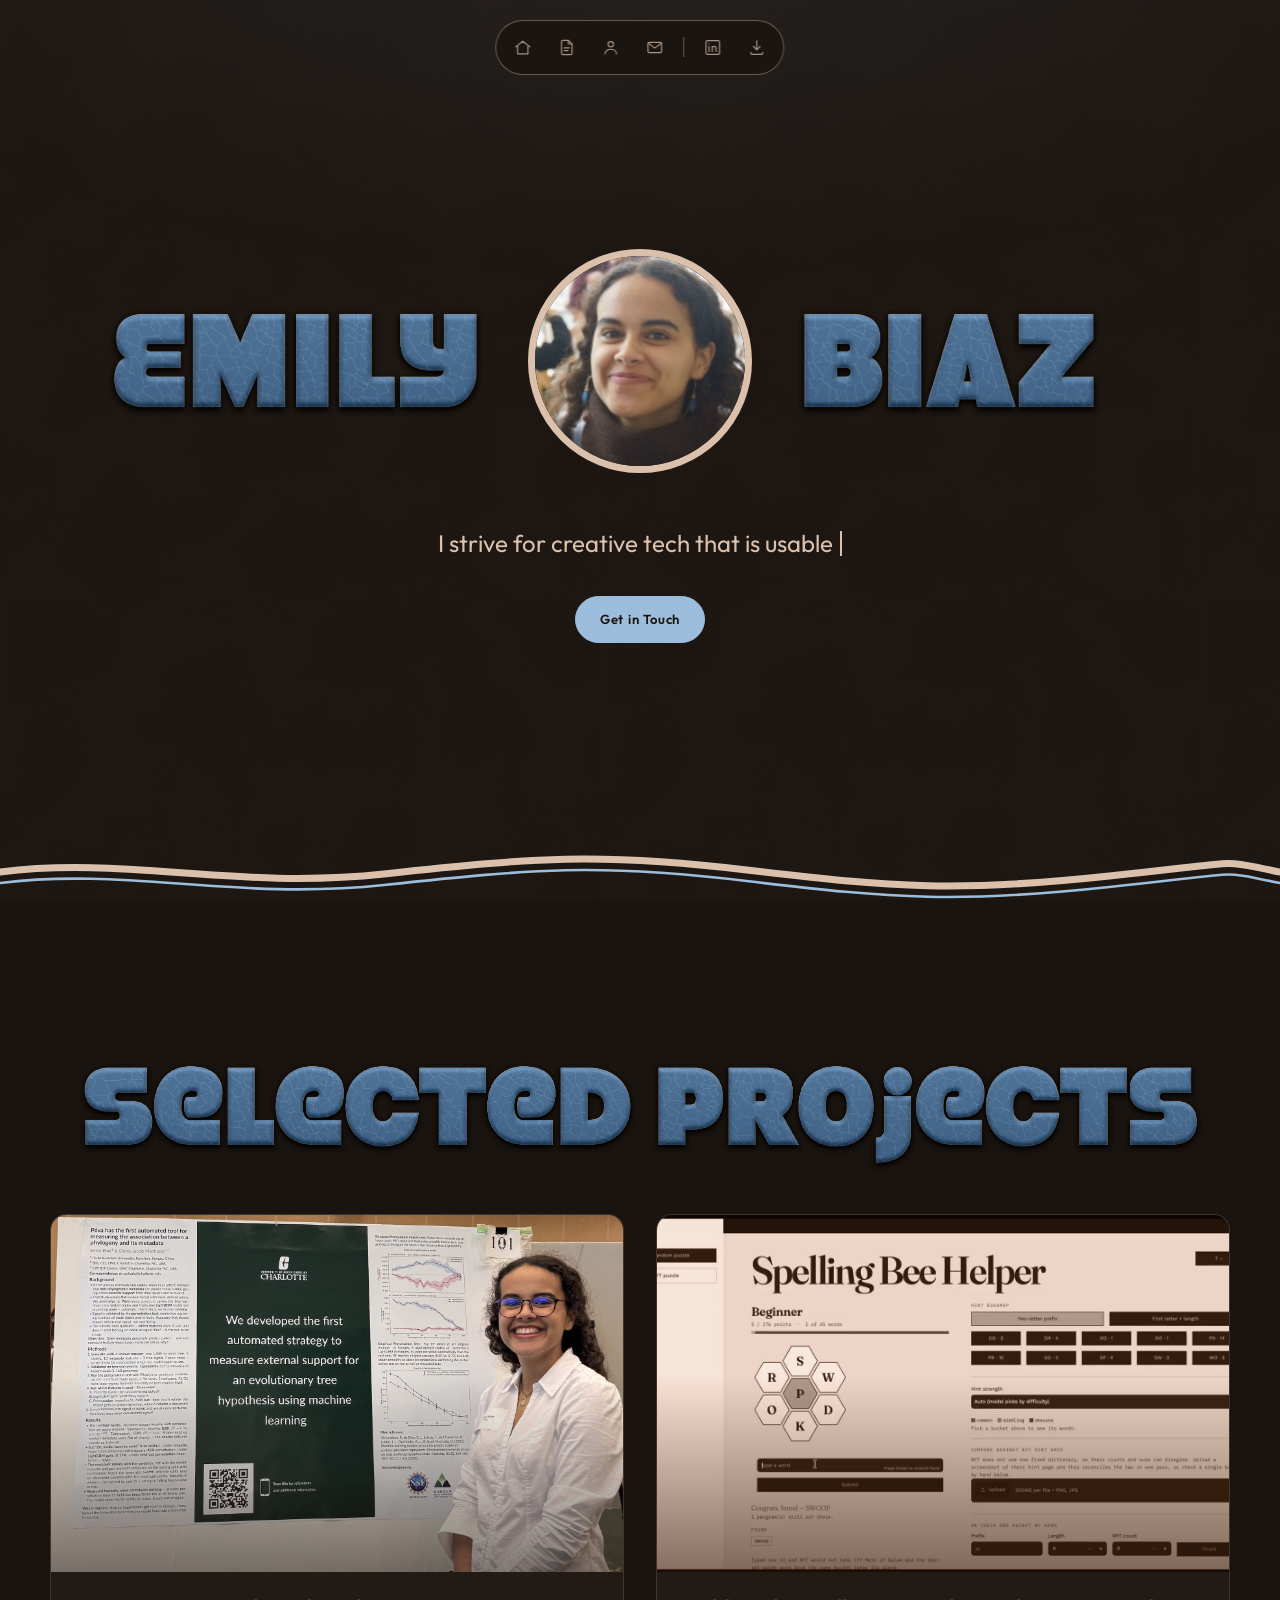
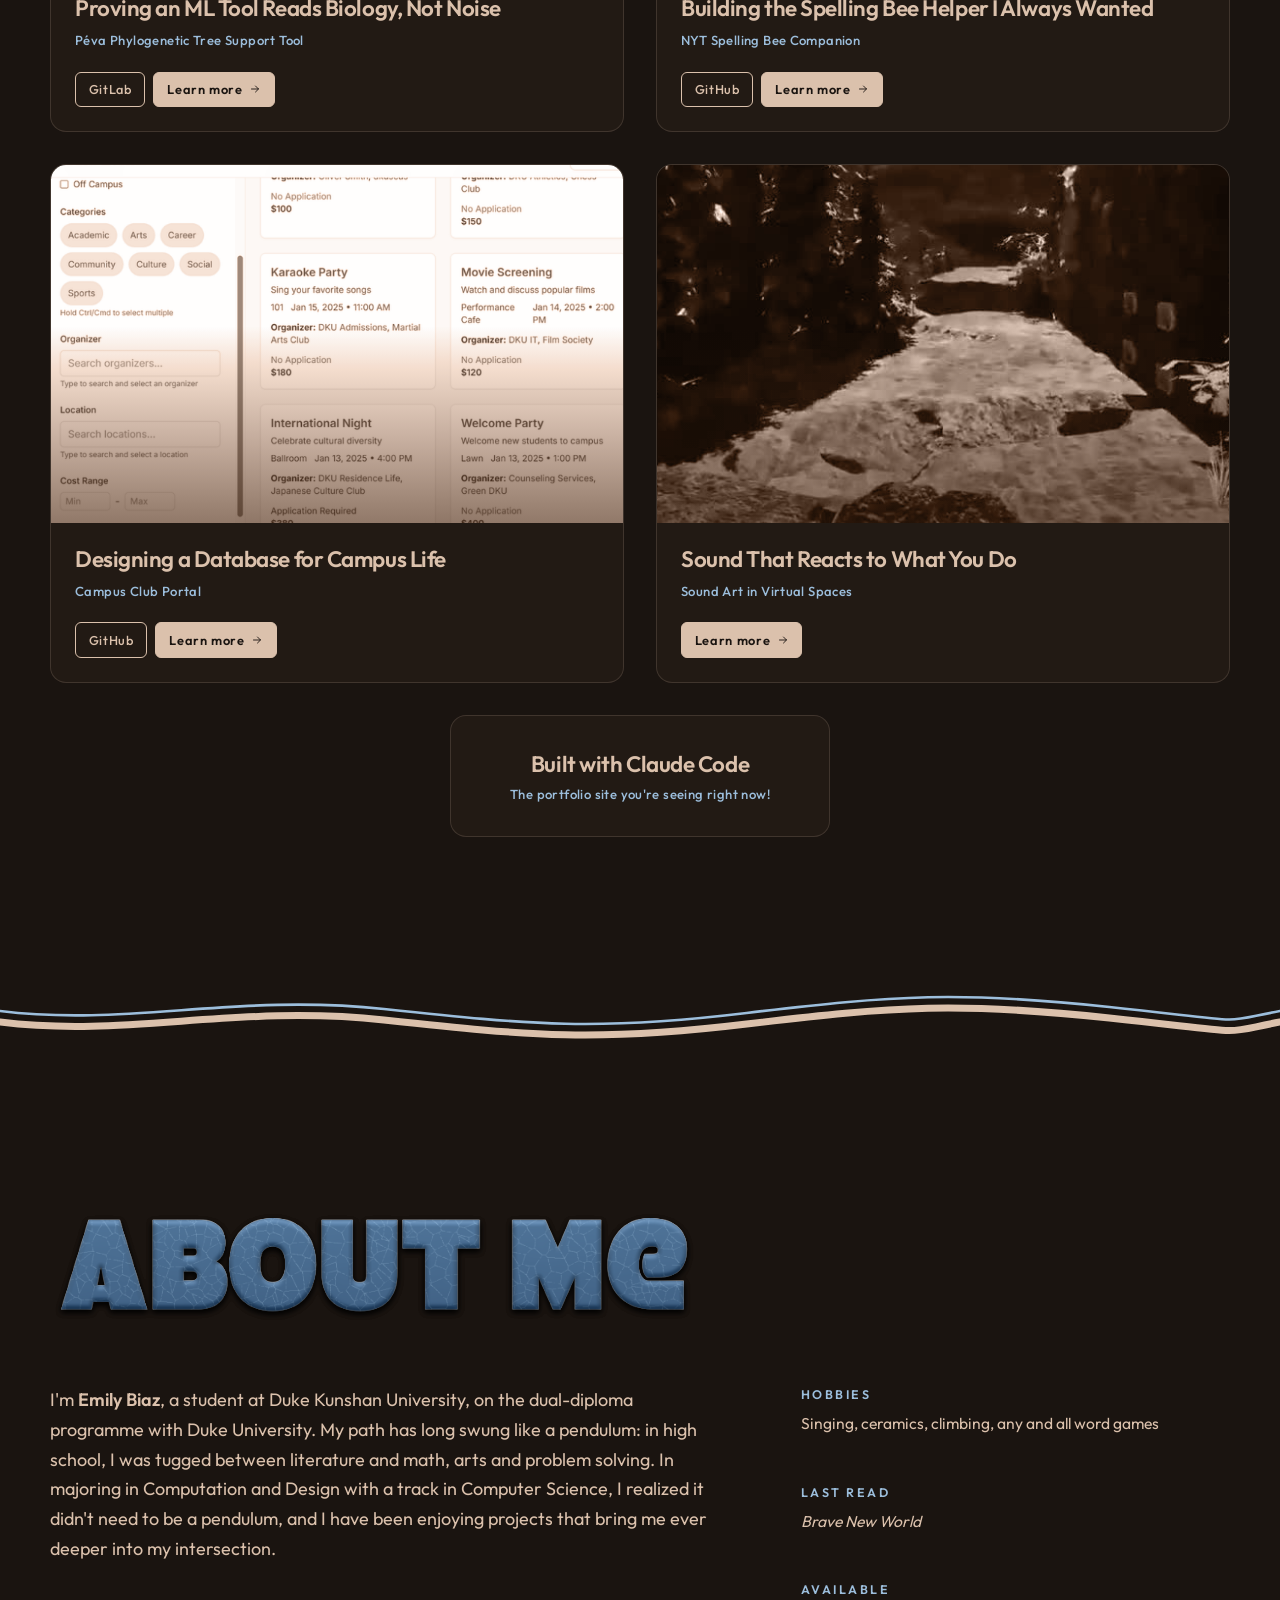
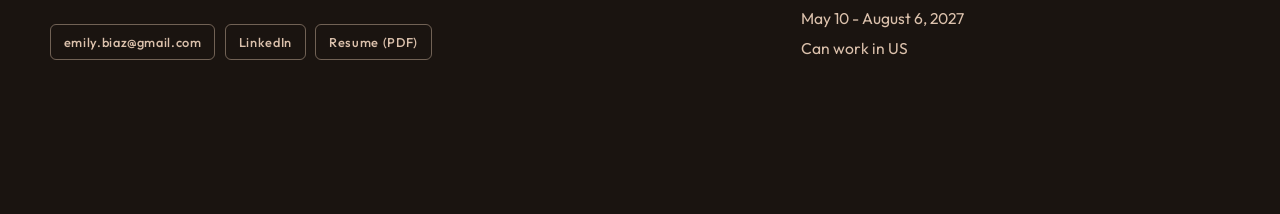
<file: index.html>
<!DOCTYPE html>
<html lang="en">
<head>
<meta charset="utf-8">
<meta name="viewport" content="width=device-width, initial-scale=1">
<title>Emily Biaz</title>
<meta name="description" content="Emily Biaz, designer and coder. Creative tech that is usable and impactful.">

<link rel="preconnect" href="https://fonts.googleapis.com">
<link rel="preconnect" href="https://fonts.gstatic.com" crossorigin>
<link href="https://fonts.googleapis.com/css2?family=Outfit:wght@300;400;500;600;700&display=swap" rel="stylesheet">
<link rel="stylesheet" href="style.css">
</head>
<body>

<!-- ─────────────────────────  nav  ───────────────────────── -->
<nav class="dock" aria-label="Main">
  <a href="#top" class="dock-btn" data-tip="Home" aria-label="Home">
    <svg viewBox="0 0 24 24" aria-hidden="true"><path d="M3 11.2 12 4l9 7.2"/><path d="M5.5 9.8V20h13V9.8"/></svg>
  </a>
  <a href="#work" class="dock-btn" data-tip="Projects" aria-label="Projects">
    <svg viewBox="0 0 24 24" aria-hidden="true"><path d="M14 3H7a1.6 1.6 0 0 0-1.6 1.6v14.8A1.6 1.6 0 0 0 7 21h10a1.6 1.6 0 0 0 1.6-1.6V7.6z"/><path d="M14 3v4.6h4.6"/><path d="M8.8 12.5h6.4M8.8 16h4.6"/></svg>
  </a>
  <a href="#about" class="dock-btn" data-tip="About" aria-label="About">
    <svg viewBox="0 0 24 24" aria-hidden="true"><circle cx="12" cy="8" r="3.4"/><path d="M4.8 20c0-3.6 3.2-5.8 7.2-5.8s7.2 2.2 7.2 5.8"/></svg>
  </a>
  <a href="mailto:emily.biaz@gmail.com" class="dock-btn" data-tip="Contact" aria-label="Contact">
    <svg viewBox="0 0 24 24" aria-hidden="true"><rect x="3.4" y="5.6" width="17.2" height="12.8" rx="1.6"/><path d="M4 6.6l8 6.2 8-6.2"/></svg>
  </a>
  <span class="dock-rule" aria-hidden="true"></span>
  <a href="https://www.linkedin.com/in/emily-biaz-783236280" target="_blank" rel="noopener"
     class="dock-btn" data-tip="LinkedIn" aria-label="LinkedIn">
    <svg viewBox="0 0 24 24" aria-hidden="true"><rect x="3.4" y="3.4" width="17.2" height="17.2" rx="2"/><path d="M7.4 10.4V17M7.4 7.3v.1"/><path d="M11.4 17v-6.6M11.4 13.2c0-1.6 1-2.6 2.4-2.6s2.4 1 2.4 2.6V17"/></svg>
  </a>
  <a href="assets/Emily_Biaz_Resume.pdf" target="_blank" rel="noopener"
     class="dock-btn" data-tip="Resume" aria-label="Resume">
    <svg viewBox="0 0 24 24" aria-hidden="true"><path d="M12 3.6v11.2"/><path d="M7.8 10.6 12 14.8l4.2-4.2"/><path d="M4.6 18.2v1.2A1.2 1.2 0 0 0 5.8 20.6h12.4a1.2 1.2 0 0 0 1.2-1.2v-1.2"/></svg>
  </a>
</nav>

<!-- ─────────────────────────  hero  ───────────────────────── -->
<header id="top" class="hero">
  <div class="wrap">
    <div class="hero-name">
      <div class="mark-slot mark-left">
        <span class="mark-stack">
          <img class="word-mark clay" src="assets/title-emily-clay.png" alt="">
          <img class="word-mark white" src="assets/title-emily-white.png" alt="">
          <img class="word-mark fired" src="assets/title-emily.png" alt="Emily">
        </span>
      </div>
      <figure class="portrait">
        <img src="assets/headshot.jpg" alt="Emily Biaz" width="720" height="720">
      </figure>
      <div class="mark-slot mark-right">
        <span class="mark-stack">
          <img class="word-mark clay" src="assets/title-biaz-clay.png" alt="">
          <img class="word-mark white" src="assets/title-biaz-white.png" alt="">
          <img class="word-mark fired" src="assets/title-biaz.png" alt="Biaz">
        </span>
      </div>
    </div>
    <p class="lede" id="lede" data-text="I strive for creative tech that is usable and impactful."><span class="typed"></span><span class="caret" aria-hidden="true"></span></p>
    <div class="hero-cta">
      <a href="mailto:emily.biaz@gmail.com" class="btn btn-primary">Get in Touch</a>
    </div>
  </div>
</header>

<div class="wave" aria-hidden="true"></div>

<!-- ─────────────────────────  projects  ───────────────────────── -->
<main id="work" class="section">
  <div class="wrap">
    <h2 class="section-title fire-on-view">
      <span class="mark-stack">
        <img class="clay" src="assets/title-projects-clay.png" alt="">
        <img class="white" src="assets/title-projects-white.png" alt="">
        <img class="fired" src="assets/title-projects.png" alt="Selected Projects">
      </span>
    </h2>
    <div class="grid" id="grid"><!-- cards injected by script.js --></div>
  </div>
</main>

<div class="wave wave-2" aria-hidden="true"></div>

<!-- ─────────────────────────  about  ───────────────────────── -->
<section id="about" class="section about">
  <div class="wrap">
    <h2 class="section-title fire-on-view">
      <span class="mark-stack">
        <img class="clay" src="assets/title-about-clay.png" alt="">
        <img class="white" src="assets/title-about-white.png" alt="">
        <img class="fired" src="assets/title-about.png" alt="About Me">
      </span>
    </h2>
    <div class="about-grid">
      <div class="about-main reveal">
        <p>
          I'm <strong>Emily Biaz</strong>, a student at Duke Kunshan University, on the
          dual-diploma programme with Duke University. My path has long swung like a
          pendulum: in high school, I was tugged between literature and math, arts and
          problem solving. In majoring in Computation and Design with a track in Computer
          Science, I realized it didn't need to be a pendulum, and I have been enjoying
          projects that bring me ever deeper into my intersection.
        </p>
        <div class="contact">
          <a href="mailto:emily.biaz@gmail.com" class="tag tag-link">emily.biaz@gmail.com</a>
          <a href="https://www.linkedin.com/in/emily-biaz-783236280" target="_blank" rel="noopener" class="tag tag-link">LinkedIn</a>
          <a href="assets/Emily_Biaz_Resume.pdf" target="_blank" rel="noopener" class="tag tag-link">Resume (PDF)</a>
        </div>
      </div>
      <aside class="about-side reveal">
        <div class="side-block">
          <p class="side-label">Hobbies</p>
          <p>Singing, ceramics, climbing, any and all word games</p>
        </div>
        <div class="side-block">
          <p class="side-label">Last read</p>
          <p><em>Brave New World</em></p>
        </div>
        <div class="side-block">
          <p class="side-label">Available</p>
          <p>May 10 - August 6, 2027</p>
          <p>Can work in US</p>
        </div>
      </aside>
    </div>

  </div>
</section>

<script src="data.js"></script>
<script src="script.js"></script>
</body>
</html>
</file>
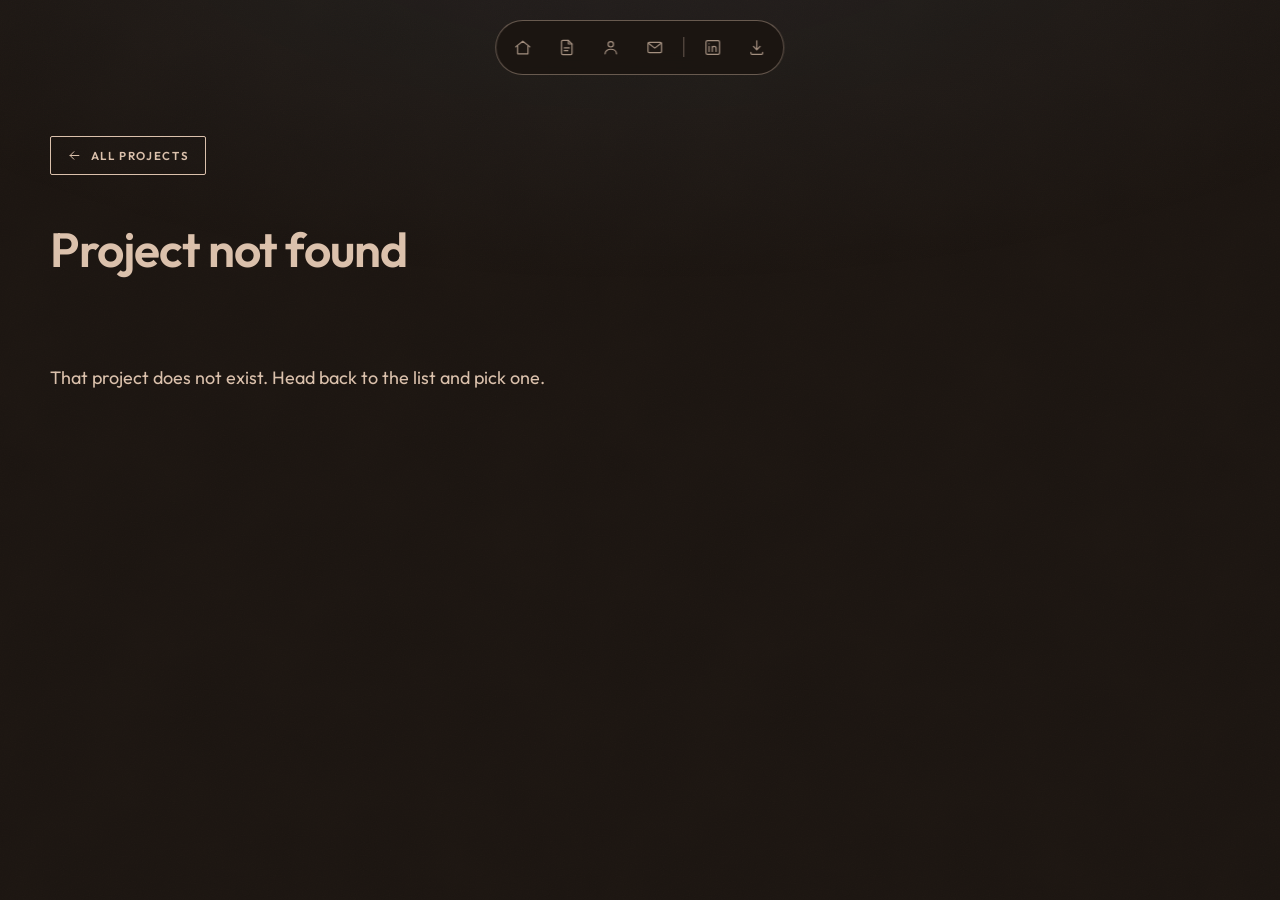
<file: project.html>
<!DOCTYPE html>
<html lang="en">
<head>
<meta charset="utf-8">
<meta name="viewport" content="width=device-width, initial-scale=1">
<title>Project - Emily Biaz</title>

<link rel="preconnect" href="https://fonts.googleapis.com">
<link rel="preconnect" href="https://fonts.gstatic.com" crossorigin>
<link href="https://fonts.googleapis.com/css2?family=Outfit:wght@300;400;500;600;700&display=swap" rel="stylesheet">
<link rel="stylesheet" href="style.css">
</head>
<body>

<nav class="dock" aria-label="Main">
  <a href="index.html#top" class="dock-btn" data-tip="Home" aria-label="Home">
    <svg viewBox="0 0 24 24" aria-hidden="true"><path d="M3 11.2 12 4l9 7.2"/><path d="M5.5 9.8V20h13V9.8"/></svg>
  </a>
  <a href="index.html#work" class="dock-btn" data-tip="Projects" aria-label="Projects">
    <svg viewBox="0 0 24 24" aria-hidden="true"><path d="M14 3H7a1.6 1.6 0 0 0-1.6 1.6v14.8A1.6 1.6 0 0 0 7 21h10a1.6 1.6 0 0 0 1.6-1.6V7.6z"/><path d="M14 3v4.6h4.6"/><path d="M8.8 12.5h6.4M8.8 16h4.6"/></svg>
  </a>
  <a href="index.html#about" class="dock-btn" data-tip="About" aria-label="About">
    <svg viewBox="0 0 24 24" aria-hidden="true"><circle cx="12" cy="8" r="3.4"/><path d="M4.8 20c0-3.6 3.2-5.8 7.2-5.8s7.2 2.2 7.2 5.8"/></svg>
  </a>
  <a href="mailto:emily.biaz@gmail.com" class="dock-btn" data-tip="Contact" aria-label="Contact">
    <svg viewBox="0 0 24 24" aria-hidden="true"><rect x="3.4" y="5.6" width="17.2" height="12.8" rx="1.6"/><path d="M4 6.6l8 6.2 8-6.2"/></svg>
  </a>
  <span class="dock-rule" aria-hidden="true"></span>
  <a href="https://www.linkedin.com/in/emily-biaz-783236280" target="_blank" rel="noopener"
     class="dock-btn" data-tip="LinkedIn" aria-label="LinkedIn">
    <svg viewBox="0 0 24 24" aria-hidden="true"><rect x="3.4" y="3.4" width="17.2" height="17.2" rx="2"/><path d="M7.4 10.4V17M7.4 7.3v.1"/><path d="M11.4 17v-6.6M11.4 13.2c0-1.6 1-2.6 2.4-2.6s2.4 1 2.4 2.6V17"/></svg>
  </a>
  <a href="assets/Emily_Biaz_Resume.pdf" target="_blank" rel="noopener"
     class="dock-btn" data-tip="Resume" aria-label="Resume">
    <svg viewBox="0 0 24 24" aria-hidden="true"><path d="M12 3.6v11.2"/><path d="M7.8 10.6 12 14.8l4.2-4.2"/><path d="M4.6 18.2v1.2A1.2 1.2 0 0 0 5.8 20.6h12.4a1.2 1.2 0 0 0 1.2-1.2v-1.2"/></svg>
  </a>
</nav>

<main class="detail" id="detail">
  <div class="wrap">
    <a class="back-link" href="index.html#work">
      <svg viewBox="0 0 24 24" aria-hidden="true"><path d="M19 12H5"/><path d="M11 6l-6 6 6 6"/></svg>
      All Projects
    </a>

    <div class="detail-head">
      <h1 id="d-title"></h1>
      <div class="tags" id="d-links"></div>
      <p class="detail-subtitle" id="d-subtitle"></p>
    </div>

    <div class="detail-grid">
      <div class="detail-left">
        <div class="tags" id="d-skills"></div>
        <div class="detail-body" id="d-body"></div>
      </div>
      <div class="detail-media" id="d-media"></div>
    </div>

    <section class="more-projects reveal" id="more-projects">
      <p class="more-label">More Projects</p>
      <div class="more-grid" id="more-grid"><!-- injected by project.js --></div>
    </section>
  </div>
</main>

<script src="data.js"></script>
<script src="project.js"></script>
</body>
</html>
</file>
<file: style.css>
/* ═══════════════════════════════════════════════════════════
   Emily Biaz, portfolio
   Palette: cream + blue, nothing else. Cream carries everything
   interactive (body text, tags, buttons, borders, nav); blue is reserved
   for heading-type text (section labels, subtitles, secondary titles) and
   the fired word marks. (Ground is tonal shades of dark brown for page
   depth/layering, not a colour choice someone reads as "brown" on the page.)
   Type: Strenuous (rendered as images) for the three big titles, Outfit for
   everything else. Text groups are told apart by size and weight, not by
   switching typefaces.
   ═══════════════════════════════════════════════════════════ */

:root{
  --ground:#1A1410;        /* page background, dark brown */
  --ground-2:#221A14;      /* raised surface */
  --ground-3:#2C2219;      /* card face */

  --cream:#DBC1AC;         /* body text, tags, buttons, borders, nav - the interactive colour */
  --blue:#9CBEDC;          /* heading-type text only: section labels, subtitles, fired word marks */
  --brown:#967259;         /* unused in UI now; kept only for the card photo-wash tint below */

  --line:rgba(219,193,172,.16);

  --font:'Outfit',system-ui,sans-serif;  /* the only font besides the image titles */

  --wrap:1180px;
  --ease:cubic-bezier(.22,.61,.36,1);
}

*{box-sizing:border-box}

html{scroll-behavior:smooth;scroll-padding-top:96px}

body{
  margin:0;
  background:var(--ground);
  color:var(--cream);
  font-family:var(--font);
  font-weight:400;
  font-size:18px;
  line-height:1.65;
  -webkit-font-smoothing:antialiased;
}

/* Paper grain. Two layers of fractal noise, one fine and one coarse,
   so the ground reads as pressed paper rather than a flat colour.
   Generated inline as SVG so there is no image to download. */
body::before{
  content:"";
  position:fixed; inset:0; z-index:0; pointer-events:none;
  opacity:.5;
  background-image:
    url("data:image/svg+xml,%3Csvg xmlns='http://www.w3.org/2000/svg' width='300' height='300'%3E%3Cfilter id='n'%3E%3CfeTurbulence type='fractalNoise' baseFrequency='.85' numOctaves='4' stitchTiles='stitch'/%3E%3CfeColorMatrix type='saturate' values='0'/%3E%3C/filter%3E%3Crect width='300' height='300' filter='url(%23n)' opacity='.55'/%3E%3C/svg%3E"),
    url("data:image/svg+xml,%3Csvg xmlns='http://www.w3.org/2000/svg' width='600' height='600'%3E%3Cfilter id='c'%3E%3CfeTurbulence type='fractalNoise' baseFrequency='.012' numOctaves='5'/%3E%3CfeColorMatrix type='saturate' values='0'/%3E%3C/filter%3E%3Crect width='600' height='600' filter='url(%23c)' opacity='.4'/%3E%3C/svg%3E");
  mix-blend-mode:overlay;
}
/* a warm pool of light at the top so the page has a direction */
body::after{
  content:"";
  position:fixed; inset:0; z-index:0; pointer-events:none;
  background:radial-gradient(120% 70% at 50% -10%, rgba(156,190,220,.07), transparent 60%);
}
.wrap{position:relative; z-index:1; width:min(var(--wrap),100% - 3rem); margin-inline:auto}

/* ── shared bits ───────────────────────────────────────── */

.eyebrow,.side-label,.section-title span{
  font-family:var(--font);
  font-weight:600;
  font-size:.78rem;
  letter-spacing:.2em;
  text-transform:uppercase;
  color:var(--blue);
}

h1,h2,h3{font-weight:400; letter-spacing:-.02em; margin:0}

.section{padding:clamp(5rem,11vw,9rem) 0; position:relative; z-index:1}

.section-title{
  font-size:clamp(2rem,4vw,2.9rem);
  margin-bottom:2.6rem;
}

.tags{display:flex; flex-wrap:wrap; gap:.5rem}

.tag{
  font-family:var(--font);
  font-weight:500;
  font-size:.8rem;
  letter-spacing:.05em;
  padding:.4rem .8rem;
  border:1px solid rgba(219,193,172,.4);
  background:rgba(219,193,172,.1);
  color:var(--cream);
  border-radius:6px;
  white-space:nowrap;
}

/* ── button system ────────────────────────────────────────
   Primary = filled: the one thing you want someone to do first.
   Secondary = outline at rest, fills on hover: a supporting action.
   Which role a given link plays changes by context (see HTML), the visual
   treatment itself never does. */
.btn{
  display:inline-flex; align-items:center; gap:.5rem;
  font-family:var(--font); font-weight:600;
  font-size:.82rem; letter-spacing:.06em;
  padding:.75rem 1.5rem;
  border-radius:999px;
  border:1px solid transparent;
  text-decoration:none; cursor:pointer;
  transition:.25s var(--ease);
}
.btn-primary{background:var(--cream); color:var(--ground); border-color:var(--cream)}
.btn-primary:hover{background:transparent; border-color:var(--cream); color:var(--cream)}
.btn-secondary{background:transparent; color:var(--cream); border-color:var(--cream)}
.btn-secondary:hover{background:var(--cream); border-color:var(--cream); color:var(--ground)}

/* small pill links reuse the same two roles at tag size */
.tag-link{text-decoration:none; transition:.25s var(--ease);
  background:none; border-color:rgba(219,193,172,.45); color:var(--cream)}
.tag-link:hover{border-color:var(--cream); color:var(--cream)}

/* "Learn more" is the primary action on a project card: filled, always. */
.tag-more{
  border:1px solid var(--cream); color:var(--ground); background:var(--cream);
  display:inline-flex; align-items:center; gap:.4rem;
  text-decoration:none; position:relative; z-index:2;
  font-weight:600;
}
.tag-more svg{width:12px; height:12px; fill:none; stroke:currentColor; stroke-width:1.8; stroke-linecap:round; stroke-linejoin:round; transition:transform .3s var(--ease)}
.tag-more:hover{background:transparent; border-color:var(--cream); color:var(--cream)}
.tag-more:hover svg{transform:translateX(3px)}

/* The repo tag is a live link: it opens the repo, not the project page.
   Secondary by default (outline, fills on hover) - on a project detail page
   it's the main action instead, so project.js adds .primary there. */
a.tag-repo{
  border:1px solid var(--cream); color:var(--cream); background:none; text-decoration:none;
  position:relative; z-index:2;
  display:inline-flex; align-items:center; gap:.4rem;
  font-family:var(--font); font-weight:500; font-size:.8rem; letter-spacing:.05em;
  padding:.4rem .8rem; border-radius:6px; white-space:nowrap;
  transition:.25s var(--ease);
}
a.tag-repo svg{
  width:12px; height:12px; flex:none;
  fill:none; stroke:currentColor; stroke-width:1.8; stroke-linecap:round; stroke-linejoin:round;
  transition:transform .3s var(--ease);
}
a.tag-repo:hover svg{transform:translateX(3px)}
a.tag-repo:hover{background:var(--cream); color:var(--ground); border-color:var(--cream)}

/* on a project detail page the repo link is the primary action: same look
   as .tag-more, filled from the start */
a.tag-repo.primary{background:var(--cream); color:var(--ground); border-color:var(--cream)}
a.tag-repo.primary:hover{background:transparent; color:var(--cream); border-color:var(--cream)}

.modal-text .note{font-size:.92rem; color:var(--cream); opacity:.7; font-style:italic}


/* ── word marks ──────────────────────────────────────────
   The three big titles are rendered images rather than live text: Strenuous is
   licensed for desktop use, which covers making static graphics with it but not
   serving it as a webfont. The letters are slate blue with generated crazing. */
.word-mark{display:block; height:auto; width:auto}

/* Both word marks are exported on the same canvas width, so these two 1fr
   tracks are genuinely equal and the portrait lands on the midline at every
   screen size. */
.hero-name{
  display:grid;
  grid-template-columns:1fr auto 1fr;
  align-items:center;
  gap:clamp(.9rem,2.8vw,2.4rem);
}
.hero-name .word-mark:first-child{justify-self:end}
.hero-name .word-mark:last-child{justify-self:start}
/* max-height rather than height, with min-width:0 so the grid track is free to
   shrink: the marks scale to whatever room they have and the two 1fr columns
   stay equal, which is what actually keeps the portrait centred. */
.hero-name .word-mark{
  min-width:0;
  max-width:100%;
  width:auto; height:auto;
  max-height:clamp(52px,9vw,142px);
}

/* ── the opening ───────────────────────────────────────────
   Two slabs of clay are already in place, brown. They fire in two simple
   steps: a rest on white, then a settle into the blue glaze. Each stage is
   its own render, cross-faded into the next. */
.hero-name{position:relative}
.mark-slot{display:flex; min-width:0}
.mark-left{justify-content:flex-end}
.mark-right{justify-content:flex-start}
.mark-stack{position:relative; display:block; min-width:0; line-height:0}
/* the first stage holds the box open; everything else stacks on top of it */
.mark-stack .white,.mark-stack .fired{
  position:absolute; inset:0; width:100%; height:100%;
}

/* resting state, once the opening has run */
.hero-name .clay,.hero-name .white{opacity:0}
.hero-name .fired{opacity:1}

/* the typed line */
.hero .lede .caret.done{display:none}
.hero .lede .caret{
  display:inline-block; width:2px; height:1.05em; margin-left:.12em;
  background:var(--cream); vertical-align:-.16em; opacity:0;
}

/* ── the run ────────────────────────────────────────────── */
.js-open .hero-name .clay{opacity:1}
.js-open .hero-name .fired{opacity:0}
.js-open .lede .caret{opacity:1; animation:blink .9s steps(1,end) infinite}

/* The clay is already fully formed letters on load - just brown, no moulding.
   The kiln waits a short beat (500ms) after the page opens, then fires
   through the same two stages as before. */
.js-run .hero-name .white{animation:settle 420ms 500ms ease-in-out forwards}
.js-run .hero-name .fired{animation:settle 360ms 920ms ease-in-out forwards}

@keyframes settle{
  0%   {opacity:0}
  100% {opacity:1}
}

@keyframes blink{50%{opacity:0}}

/* the three-across line needs real width; on a phone it stacks instead */
@media (max-width:760px){
  .hero-name{flex-direction:column; gap:1.1rem}
  .hero-name .word-mark{height:clamp(44px,13vw,72px)}
}

.section-title{margin-bottom:2.6rem}
/* the two section titles fire the same way, once they are scrolled to */
.fire-on-view .mark-stack{display:inline-block}
.fire-on-view .white{opacity:0}
.js-fire .fire-on-view .clay{opacity:1}
.js-fire .fire-on-view .fired{opacity:0}
/* the clay needs no fade-out of its own: white/fired share its exact
   silhouette, so whichever one is opaque simply covers it. A short pause
   holds the brown on screen before the kiln starts, then the crossfade. */
.fire-on-view.lit .white{animation:settle 380ms 480ms ease-in-out forwards}
.fire-on-view.lit .fired{animation:settle 320ms 760ms ease-in-out forwards}

/* the same size as EMILY / BIAZ in the hero, but never wider than the screen:
   max-width and max-height together let the browser shrink by whichever is
   tighter, so long titles on a narrow phone scale down instead of spilling
   off the edge. */
.section-title img{
  display:block;
  height:auto; width:auto;
  max-height:clamp(52px,9vw,142px);
  max-width:100%;
}
.section-title .mark-stack{max-width:100%}
#work .section-title{padding-inline:1rem}
#work .section-title{display:flex; justify-content:center}
#work .section-title .mark-stack{margin-inline:auto}


/* ── section divider: cream and blue, nothing else ───────── */
.wave{
  height:88px;
  background-image:url("data:image/svg+xml,%3Csvg%20xmlns%3D%27http%3A%2F%2Fwww.w3.org%2F2000%2Fsvg%27%20width%3D%271200%27%20height%3D%2788%27%20viewBox%3D%270%200%201200%2088%27%20preserveAspectRatio%3D%27none%27%3E%3Cpath%20d%3D%27M0%2044%20C%20120%2028%2C%20220%2062%2C%20360%2046%20S%20560%2024%2C%20700%2042%20S%20900%2064%2C%201040%2048%20S%201140%2032%2C%201200%2044%27%20fill%3D%27none%27%20stroke%3D%27%23DBC1AC%27%20stroke-width%3D%277%27%20stroke-linecap%3D%27round%27%2F%3E%3Cpath%20d%3D%27M0%2044%20C%20120%2028%2C%20220%2062%2C%20360%2046%20S%20560%2024%2C%20700%2042%20S%20900%2064%2C%201040%2048%20S%201140%2032%2C%201200%2044%27%20fill%3D%27none%27%20stroke%3D%27%239CBEDC%27%20stroke-width%3D%272.6%27%20stroke-linecap%3D%27round%27%20transform%3D%27translate%280%2C11%29%27%2F%3E%3C%2Fsvg%3E");
  background-repeat:no-repeat;
  background-size:100% 88px;
  background-position:center;
  position:relative; z-index:1;
}
.wave-2{transform:scaleY(-1)}

/* ── dock nav ──────────────────────────────────────────── */

.dock{
  position:fixed; z-index:50;
  top:1.25rem; left:50%; transform:translateX(-50%);
  display:flex; align-items:center; gap:.25rem;
  padding:.4rem;
  background:rgba(26,20,16,.82);
  backdrop-filter:blur(14px);
  border:1px solid rgba(219,193,172,.4);
  border-radius:999px;
}
.dock-rule{width:1px; height:20px; background:rgba(219,193,172,.4); margin:0 .3rem}
.dock-btn{
  position:relative;
  display:grid; place-items:center;
  width:40px; height:40px;
  border-radius:999px;
  color:var(--cream); opacity:.72;
  transition:.25s var(--ease);
}
.dock-btn svg{width:19px; height:19px; fill:none; stroke:currentColor; stroke-width:1.5; stroke-linecap:round; stroke-linejoin:round}
.dock-btn:hover{background:var(--cream); color:var(--ground); opacity:1}
.dock-btn::after{
  content:attr(data-tip);
  position:absolute; top:calc(100% + .5rem); left:50%; transform:translateX(-50%);
  font-family:var(--font); font-weight:600; font-size:.63rem; letter-spacing:.12em; text-transform:uppercase;
  color:var(--cream); background:rgba(26,20,16,.94);
  border:1px solid rgba(219,193,172,.4); border-radius:3px;
  padding:.22rem .5rem; white-space:nowrap;
  opacity:0; pointer-events:none; transition:opacity .2s;
}
.dock-btn:hover::after{opacity:1}

/* ── hero ──────────────────────────────────────────────── */

.hero .wrap{width:min(1400px,100% - 3rem)}
.hero{
  min-height:min(92svh,860px);
  display:flex; align-items:center;
  padding:7rem 0 3rem;
  position:relative; z-index:1;
}

.hero .lede{
  font-family:var(--font);
  font-weight:400;
  font-size:clamp(1.15rem,2vw,1.5rem);
  line-height:1.65;
  color:var(--cream);
  max-width:48ch;
  margin:clamp(2rem,4vw,3.2rem) auto 0;
  text-align:center;
}

.hero-cta{display:flex; justify-content:center; margin-top:2rem}
/* the homepage's "Get in Touch" is the one place that's blue rather than
   cream - it's the single call-to-action on the page, so it gets the accent
   normally reserved for headings. */
.hero-cta .btn-primary{background:var(--blue); color:var(--ground); border-color:var(--blue)}
.hero-cta .btn-primary:hover{background:transparent; color:var(--blue); border-color:var(--blue)}

.portrait{margin:0; position:relative; width:fit-content}
.portrait img{
  display:block;
  width:clamp(150px,17.5vw,272px);
  height:clamp(150px,17.5vw,272px);
  object-fit:cover;
  border-radius:50%;
  border:7px solid var(--cream);
}


/* ── project grid ──────────────────────────────────────── */

.grid{display:grid; grid-template-columns:repeat(2,1fr); gap:2rem}

/* a lone card on the last row sits centred rather than stranded left */
.card-solo{grid-column:1 / -1; width:calc(50% - 1rem); margin-inline:auto}

.card{
  position:relative;
  display:flex; flex-direction:column;
  background:var(--ground-2);
  border:1px solid var(--line);
  border-radius:16px;
  overflow:hidden;
  cursor:pointer;
  text-align:left; font:inherit; color:inherit;
  padding:0;
  transition:border-color .35s var(--ease), transform .35s var(--ease);
}
.card:hover,.card:focus-within{border-color:rgba(219,193,172,.55); transform:translateY(-4px)}
.card :focus-visible{outline:2px solid var(--cream); outline-offset:3px}
/* the Claude Code card is a mention, not a page to browse to - no pointer,
   no hover-lift implying it goes somewhere */
.card-static{cursor:default}
.card-static:hover,.card-static:focus-within{transform:none}

/* Claude Code: no thumbnail, just a small centered title + subtitle rectangle */
.card-text-only.card-solo{width:100%; max-width:380px}
.card-text-only .card-body{
  padding:2.1rem 1.8rem;
  align-items:center;
  text-align:center;
  gap:.5rem;
}

.card-media{
  position:relative; z-index:1;
  aspect-ratio:16/10;
  background:var(--ground-3);
  overflow:hidden;
}
.card-media img,.card-media video{
  width:100%; height:100%; object-fit:cover; display:block;
  /* black and white at rest, colour on hover */
  filter:grayscale(1) contrast(.95) brightness(1.02);
  transform:scale(1.02);
  transition:filter .5s var(--ease), transform .6s var(--ease);
}
.card:hover .card-media img,.card:hover .card-media video,
.card:focus-within .card-media img,
.card.is-lit .card-media img,.card.is-lit .card-media video{
  filter:grayscale(0) contrast(1) brightness(1);
}
.card:hover .card-media img,.card:hover .card-media video{transform:scale(1.05)}
.card-media::after{
  content:""; position:absolute; inset:0;
  background:linear-gradient(to top, rgba(26,20,16,.55), transparent 55%);
}
/* a light brown wash over the grey, so the resting state is warm rather than
   flatly monochrome. It lifts away with the greyscale on hover. */
.card-media::before{
  content:""; position:absolute; inset:0; z-index:1;
  background:rgba(150,114,89,.62);
  mix-blend-mode:color;
  transition:opacity .5s var(--ease);
}
.card:hover .card-media::before,
.card.is-lit .card-media::before{opacity:0}

.card-body{position:relative; z-index:1; padding:1.4rem 1.5rem 1.5rem; display:flex; flex-direction:column; gap:.6rem; flex:1}
.card-headline{font-size:1.4rem; font-weight:600; line-height:1.25; color:var(--cream); margin:0}
.card-title{font-size:.82rem; font-weight:500; letter-spacing:.03em; line-height:1.3; color:var(--blue); margin:0}
.card-tags{margin-top:auto; padding-top:.8rem; display:flex; flex-wrap:wrap; gap:.5rem; align-items:center}

/* a lone card on the last row sits centred rather than stranded left */


/* ── about ─────────────────────────────────────────────── */

.about{padding-bottom:clamp(6rem,12vw,10rem)}
.about-grid{display:grid; grid-template-columns:1.6fr 1fr; gap:4rem; align-items:stretch}
.about-main{display:flex; flex-direction:column}
.about-main p{margin:0 0 1.3rem; max-width:56ch; color:var(--cream)}
.about-main strong{color:var(--cream); font-weight:600}
.about-side{display:flex; flex-direction:column; justify-content:space-between; gap:1.7rem}
.side-block p:not(.side-label){margin:.4rem 0 0; color:var(--cream); font-size:.98rem; line-height:1.5}
.side-label{margin:0}
/* pushed down so the row of links ends level with the Available box */
.contact{display:flex; flex-wrap:wrap; align-items:flex-end; gap:.6rem; margin-top:auto; padding-top:2.5rem}


/* ── modal ─────────────────────────────────────────────── */

.modal{position:fixed; inset:0; z-index:100; display:grid; place-items:center; padding:1.5rem}
.modal[hidden]{display:none}
.modal-scrim{position:absolute; inset:0; background:rgba(12,9,7,.9); backdrop-filter:blur(6px); animation:fade .3s var(--ease)}
@keyframes fade{from{opacity:0}to{opacity:1}}

.modal-panel{
  position:relative;
  width:min(980px,100%);
  max-height:92vh; overflow-y:auto;
  background:var(--ground-2);
  border:1px solid var(--line);
  border-radius:4px;
  animation:rise .4s var(--ease);
}
@keyframes rise{from{opacity:0; transform:translateY(24px)}to{opacity:1; transform:none}}

.modal-close{
  position:absolute; top:1rem; right:1rem; z-index:3;
  width:38px; height:38px; display:grid; place-items:center;
  background:rgba(26,20,16,.85); border:1px solid var(--line); border-radius:999px;
  color:var(--cream); cursor:pointer; transition:.25s var(--ease);
}
.modal-close svg{width:16px; height:16px; fill:none; stroke:currentColor; stroke-width:1.6; stroke-linecap:round}
.modal-close:hover{background:var(--cream); color:var(--ground)}

.gallery{position:relative; background:var(--ground-3); border-bottom:1px solid var(--line)}
.gallery-stage{
  display:grid; place-items:center; overflow:hidden;
  min-height:min(52vh,420px); max-height:78vh;
  padding:1.25rem 4.5rem;
}
.gallery-stage img,.gallery-stage video{
  max-width:100%; max-height:74vh; width:auto; height:auto;
  object-fit:contain; display:block;
}
.gal-figure{margin:0; position:relative; display:inline-block; max-width:100%}
.gal-caption{
  position:absolute; right:.75rem; bottom:.75rem;
  font-family:var(--font); font-weight:600; font-size:.8rem; letter-spacing:.12em; text-transform:uppercase;
  color:var(--ground);
  background:rgba(219,193,172,.88);
  padding:.3rem .6rem; border-radius:2px;
  backdrop-filter:blur(2px);
}

.gal-arrow{
  position:absolute; top:50%; transform:translateY(-50%);
  width:42px; height:42px; display:grid; place-items:center;
  background:rgba(26,20,16,.8); border:1px solid var(--line); border-radius:999px;
  color:var(--cream); cursor:pointer; transition:.25s var(--ease);
}
.gal-arrow svg{width:18px; height:18px; fill:none; stroke:currentColor; stroke-width:1.6; stroke-linecap:round; stroke-linejoin:round}
.gal-arrow:hover{background:var(--cream); color:var(--ground)}
.gal-arrow.prev{left:1rem}
.gal-arrow.next{right:1rem}
.gal-arrow[hidden]{display:none}

.dots{position:absolute; bottom:.9rem; left:50%; transform:translateX(-50%); display:flex; gap:.45rem}
.dot{width:7px; height:7px; border-radius:999px; background:rgba(219,193,172,.3); border:0; padding:0; cursor:pointer; transition:.25s var(--ease)}
.dot.on{background:var(--cream); width:18px}

.modal-body{padding:2rem clamp(1.5rem,4vw,2.75rem) 2.5rem}
.modal-body h3{font-size:clamp(1.6rem,3.5vw,2.2rem); margin:.4rem 0 1.4rem}
.modal-text p{margin:0 0 1.2rem; color:var(--cream); opacity:.85; max-width:68ch}
.modal-text p strong{color:var(--cream); opacity:1; font-weight:600}
.modal-body .side-label{margin:2rem 0 .7rem}
#modal-links{margin-top:1.2rem}


/* ══ project detail page ══════════════════════════════════ */

.detail{padding:8.5rem 0 6rem; position:relative; z-index:1}

.back-link{
  display:inline-flex; align-items:center; gap:.55rem;
  font-family:var(--font); font-weight:600; font-size:.72rem; letter-spacing:.14em; text-transform:uppercase;
  color:var(--cream); text-decoration:none;
  border:1px solid var(--cream); border-radius:2px;
  padding:.55rem 1rem;
  transition:.25s var(--ease);
}
.back-link svg{width:15px; height:15px; fill:none; stroke:currentColor; stroke-width:1.6; stroke-linecap:round; stroke-linejoin:round}
.back-link:hover{background:var(--cream); color:var(--ground)}

/* title and repo link share a line, the link sitting just after the title;
   the literal project name runs full-width underneath both */
.detail-head{
  display:flex; flex-wrap:wrap; align-items:baseline; gap:.7rem 1.1rem;
  margin:3rem 0 2.6rem;
}
.detail-head h1{
  font-size:clamp(2rem,4.2vw,3rem); font-weight:600; line-height:1.1; margin:0;
  color:var(--cream);
}
.detail-head .tags{margin:0}
.detail-subtitle{
  flex-basis:100%;
  font-family:var(--font); font-weight:500; font-size:.95rem; letter-spacing:.03em;
  color:var(--blue); margin:0;
}

.detail-grid{display:grid; grid-template-columns:1fr 1.15fr; gap:clamp(2rem,5vw,4.5rem); align-items:start}
.detail-left{}
.detail-body{margin-top:2.2rem}
.detail-body p{margin:0 0 1.2rem; color:var(--cream); max-width:58ch}
.detail-body p strong{color:var(--cream); font-weight:600}
.detail-body .note{font-size:.98rem; color:var(--cream); opacity:.7; font-style:italic}

/* images stack one above the next, so the reader scrolls through them */
.detail-media{display:flex; flex-direction:column; gap:1.6rem}
.detail-media.media-grid{display:grid; grid-template-columns:1fr 1fr; gap:1.2rem}

.media-item{
  position:relative; margin:0;
  border:1px solid var(--line); background:var(--ground-2);
  overflow:hidden;
}
/* A portrait screenshot at full column width becomes enormous and drags the
   media column far below the text. Cap the height and centre instead. */
.media-item img,.media-item video{
  display:block; margin:0 auto;
  width:auto; max-width:100%;
  height:auto; max-height:min(62vh,540px);
}
.detail-media.media-grid .media-item img{max-height:min(40vh,340px)}
.media-video{border:0; background:none}
.video-caption{
  font-family:var(--font); font-weight:600; font-size:.8rem; letter-spacing:.12em; text-transform:uppercase;
  color:var(--blue); margin-top:.6rem; text-align:right;
}

@media (max-width:900px){
  .detail-grid{grid-template-columns:1fr; gap:2.5rem}
  .detail-left{position:static}
  .detail-media.media-grid{grid-template-columns:1fr}
}

/* ── more projects (bottom of a project page) ───────────── */

.more-projects{margin-top:5rem; padding-top:3.5rem; border-top:1px solid var(--line)}
.more-label{
  font-family:var(--font); font-weight:600; font-size:.78rem; letter-spacing:.2em; text-transform:uppercase;
  color:var(--blue); margin:0 0 1.6rem;
}
.more-grid{display:grid; grid-template-columns:1fr 1fr; gap:1.6rem}
.more-card{
  display:flex; flex-direction:column;
  background:var(--ground-2); border:1px solid var(--line); border-radius:14px;
  overflow:hidden; text-decoration:none; color:inherit;
  transition:border-color .35s var(--ease), transform .35s var(--ease);
}
.more-card:hover{border-color:rgba(219,193,172,.55); transform:translateY(-3px)}
.more-media{aspect-ratio:16/9; background:var(--ground-3); overflow:hidden}
.more-media img{width:100%; height:100%; object-fit:cover; display:block}
.more-body{padding:1.1rem 1.3rem 1.3rem}
.more-headline{font-size:1.1rem; font-weight:600; color:var(--cream); margin:0 0 .3rem}
.more-title{font-size:.78rem; font-weight:500; color:var(--blue); margin:0}

@media (max-width:700px){
  .more-grid{grid-template-columns:1fr}
}

/* ── scroll reveal ─────────────────────────────────────── */

.reveal{opacity:0; transform:translateY(26px); transition:opacity .8s var(--ease), transform .8s var(--ease)}
.reveal.in{opacity:1; transform:none}
.reveal:nth-child(2){transition-delay:.08s}
.reveal:nth-child(3){transition-delay:.16s}
.reveal:nth-child(4){transition-delay:.24s}
.card.reveal{transition-delay:calc(var(--i,0) * .09s)}

@media (prefers-reduced-motion:reduce){
  html{scroll-behavior:auto}
  .js-open .hero-name .clay,.js-run .hero-name .clay,
  .js-open .hero-name .white,.js-run .hero-name .white,
  .fire-on-view .clay,.fire-on-view .white{opacity:0; animation:none}
  .fire-on-view .fired{opacity:1; animation:none}
  .js-open .hero-name .fired,.js-run .hero-name .fired{opacity:1; animation:none}
  .js-open .portrait img,.js-run .portrait img{opacity:1; animation:none}
  .reveal{opacity:1; transform:none; transition:none}
}

/* Touch screens have no hover, so the greyscale would simply never lift.
   Show colour by default there and skip the lift entirely. */
@media (hover:none){
  .card-media img,.card-media video{filter:none; transform:none}
}

/* ── responsive ────────────────────────────────────────── */

@media (max-width:860px){
  .grid{grid-template-columns:1fr; gap:1.5rem}
  .card-solo{width:100%}
  .about-grid{grid-template-columns:1fr; gap:2.5rem}
}
@media (max-width:560px){
  body{font-size:17px}
  .wrap{width:min(var(--wrap),100% - 2rem)}
  .dock{top:auto; bottom:1rem; gap:.1rem}
  .dock-btn::after{top:auto; bottom:calc(100% + .5rem)}
  .gal-arrow{width:36px; height:36px}
  .gal-arrow.prev{left:.5rem}
  .gal-arrow.next{right:.5rem}
}
</file>
